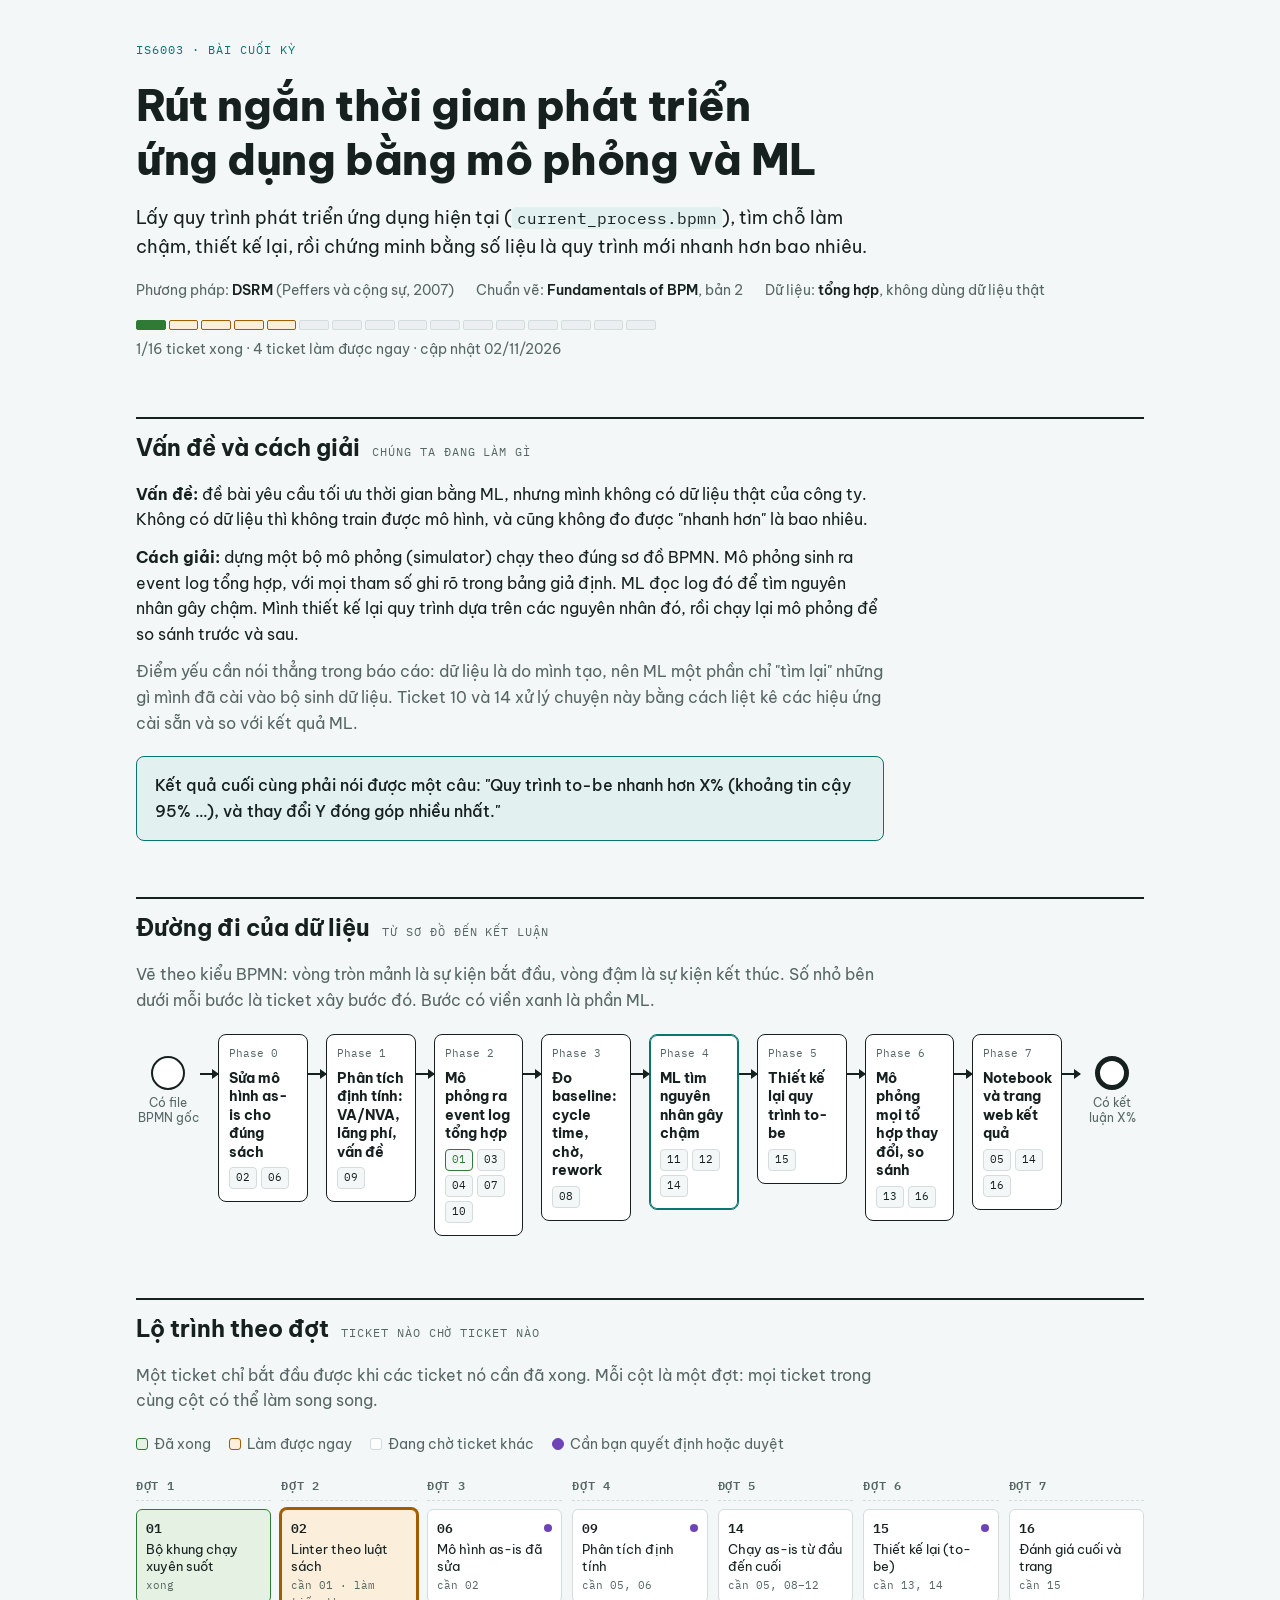
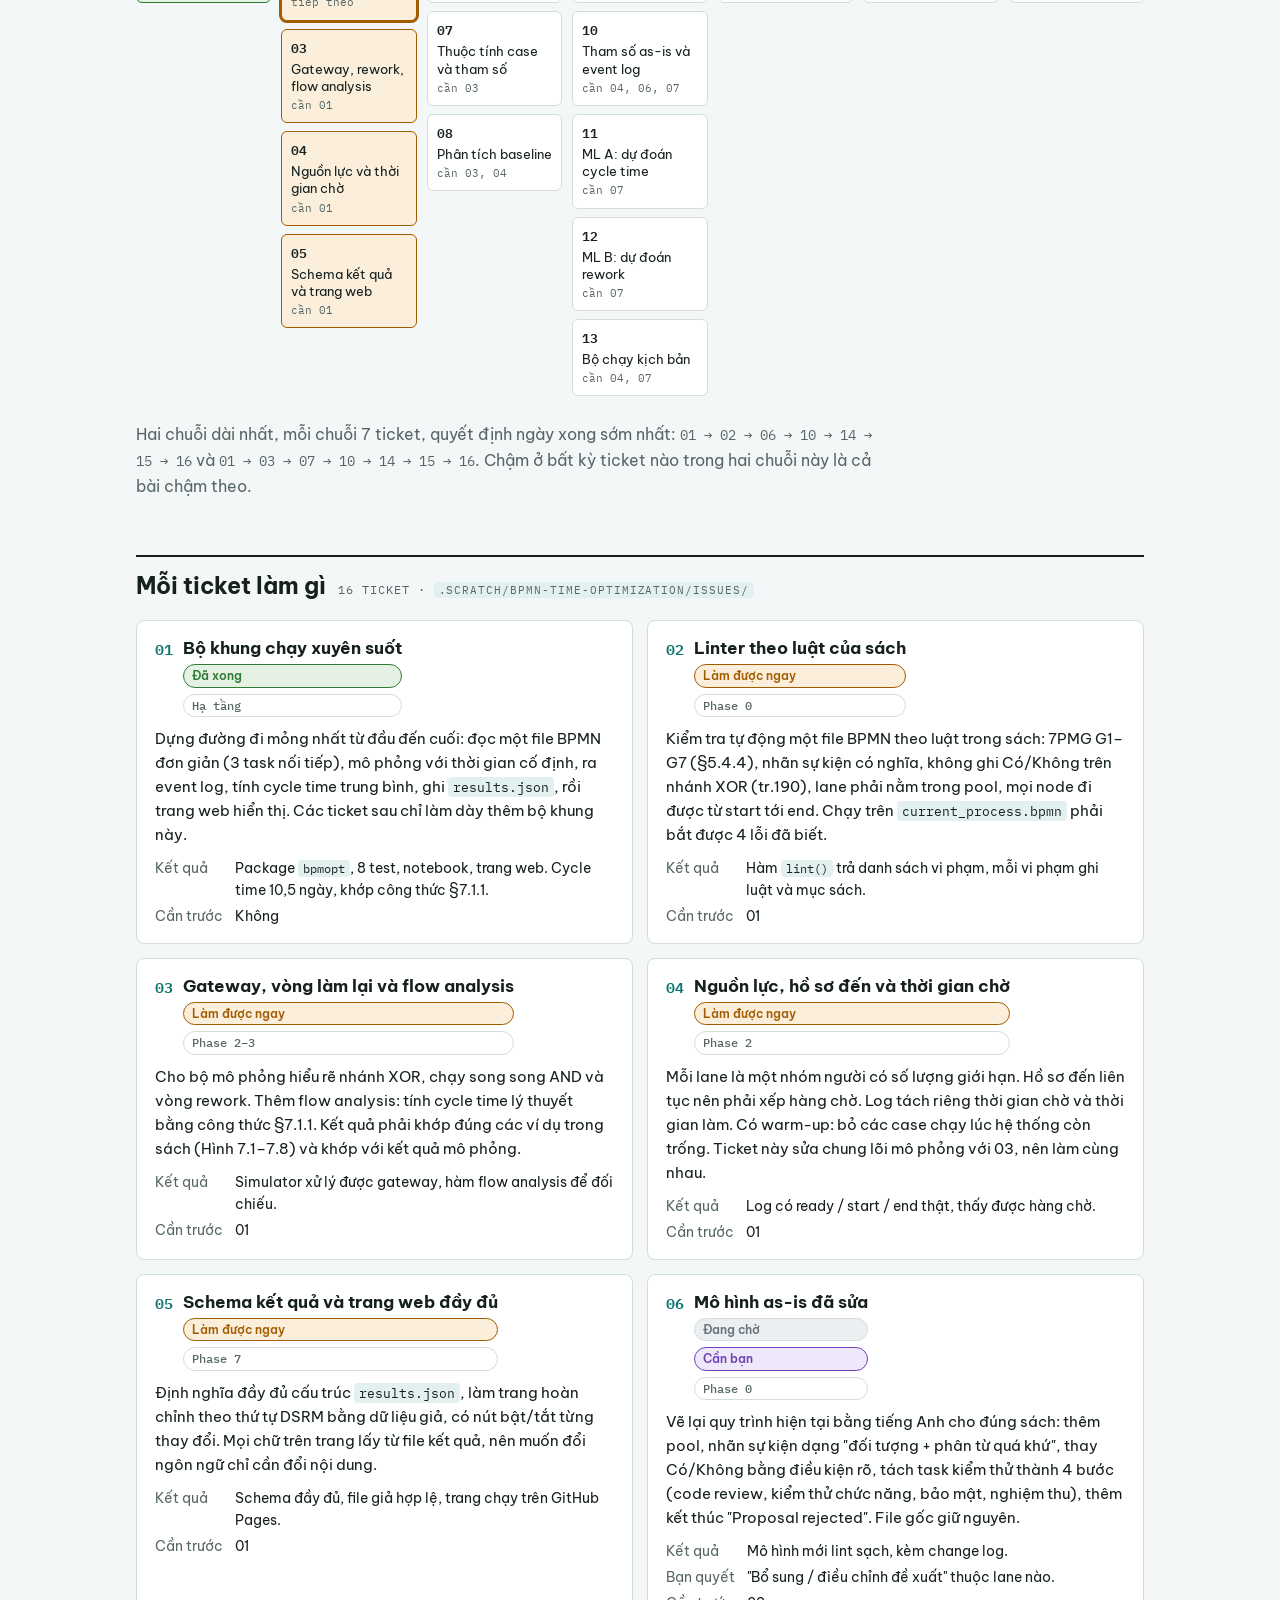
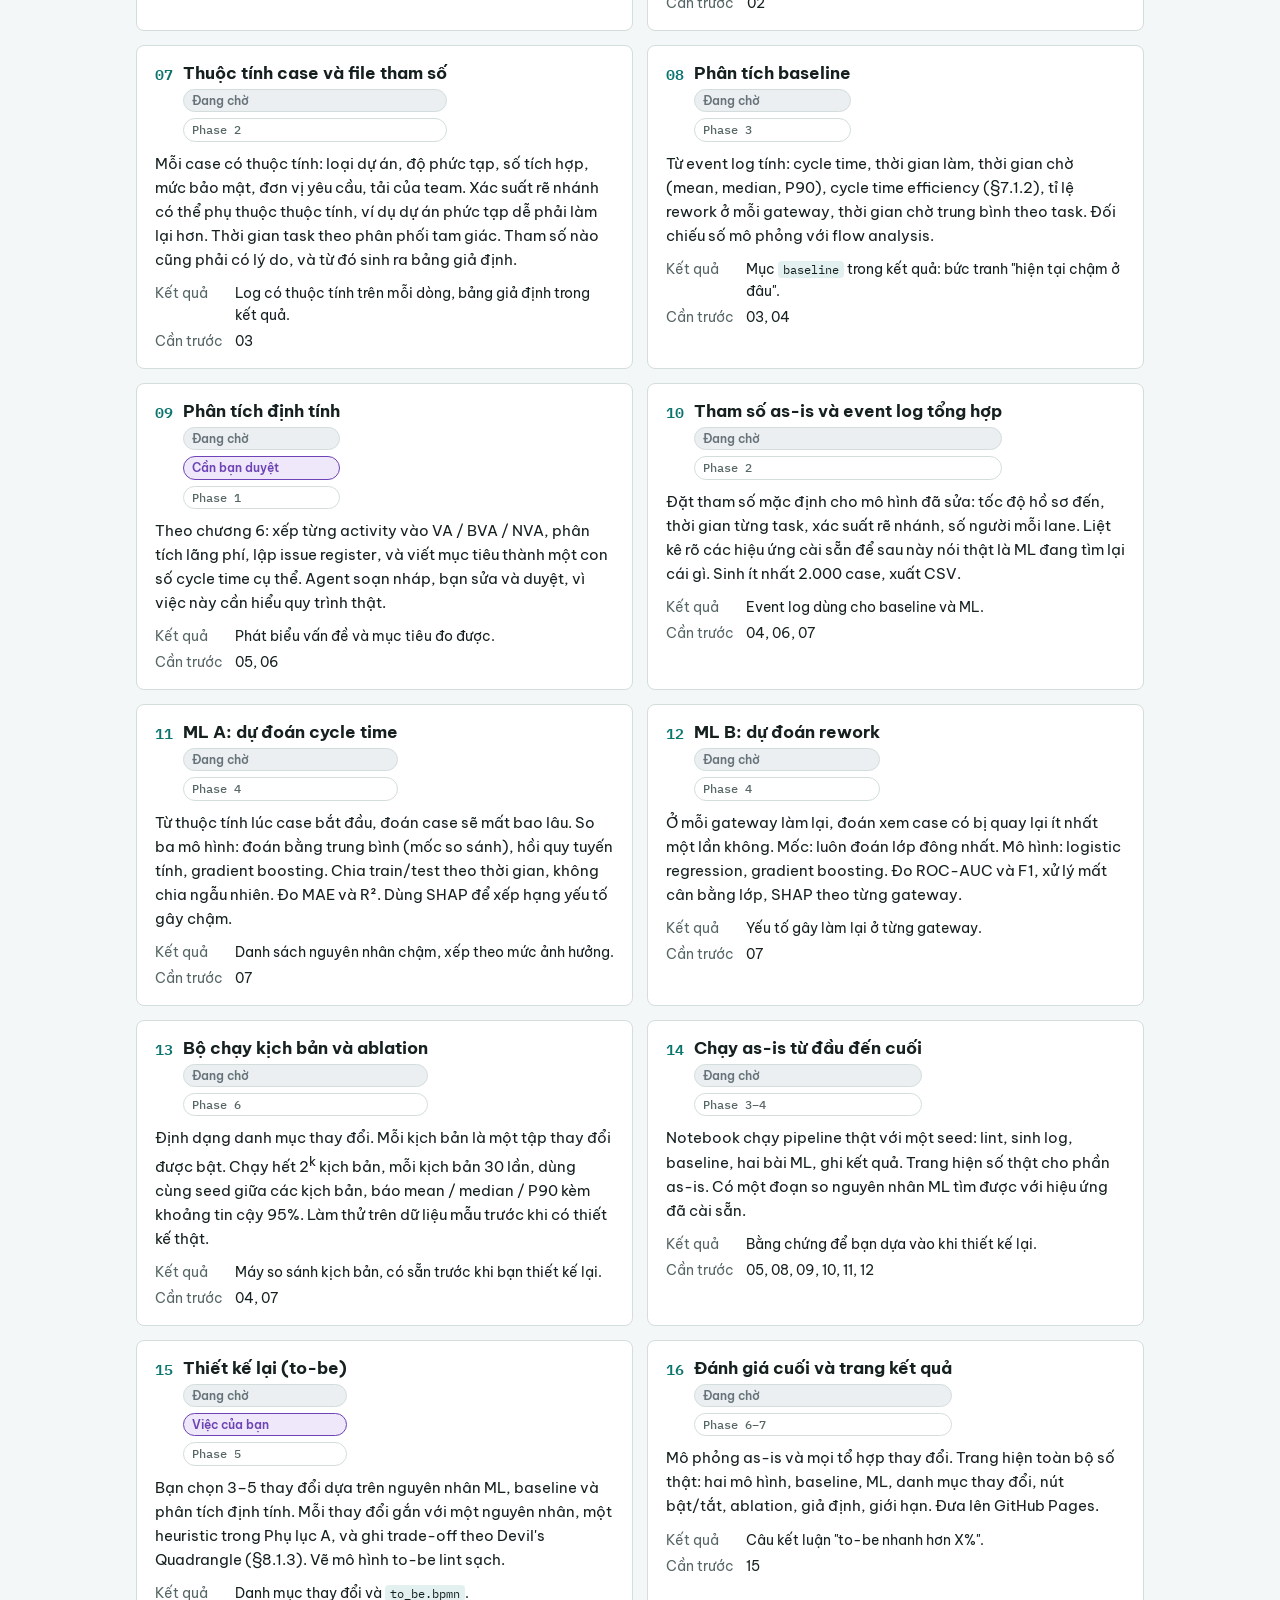
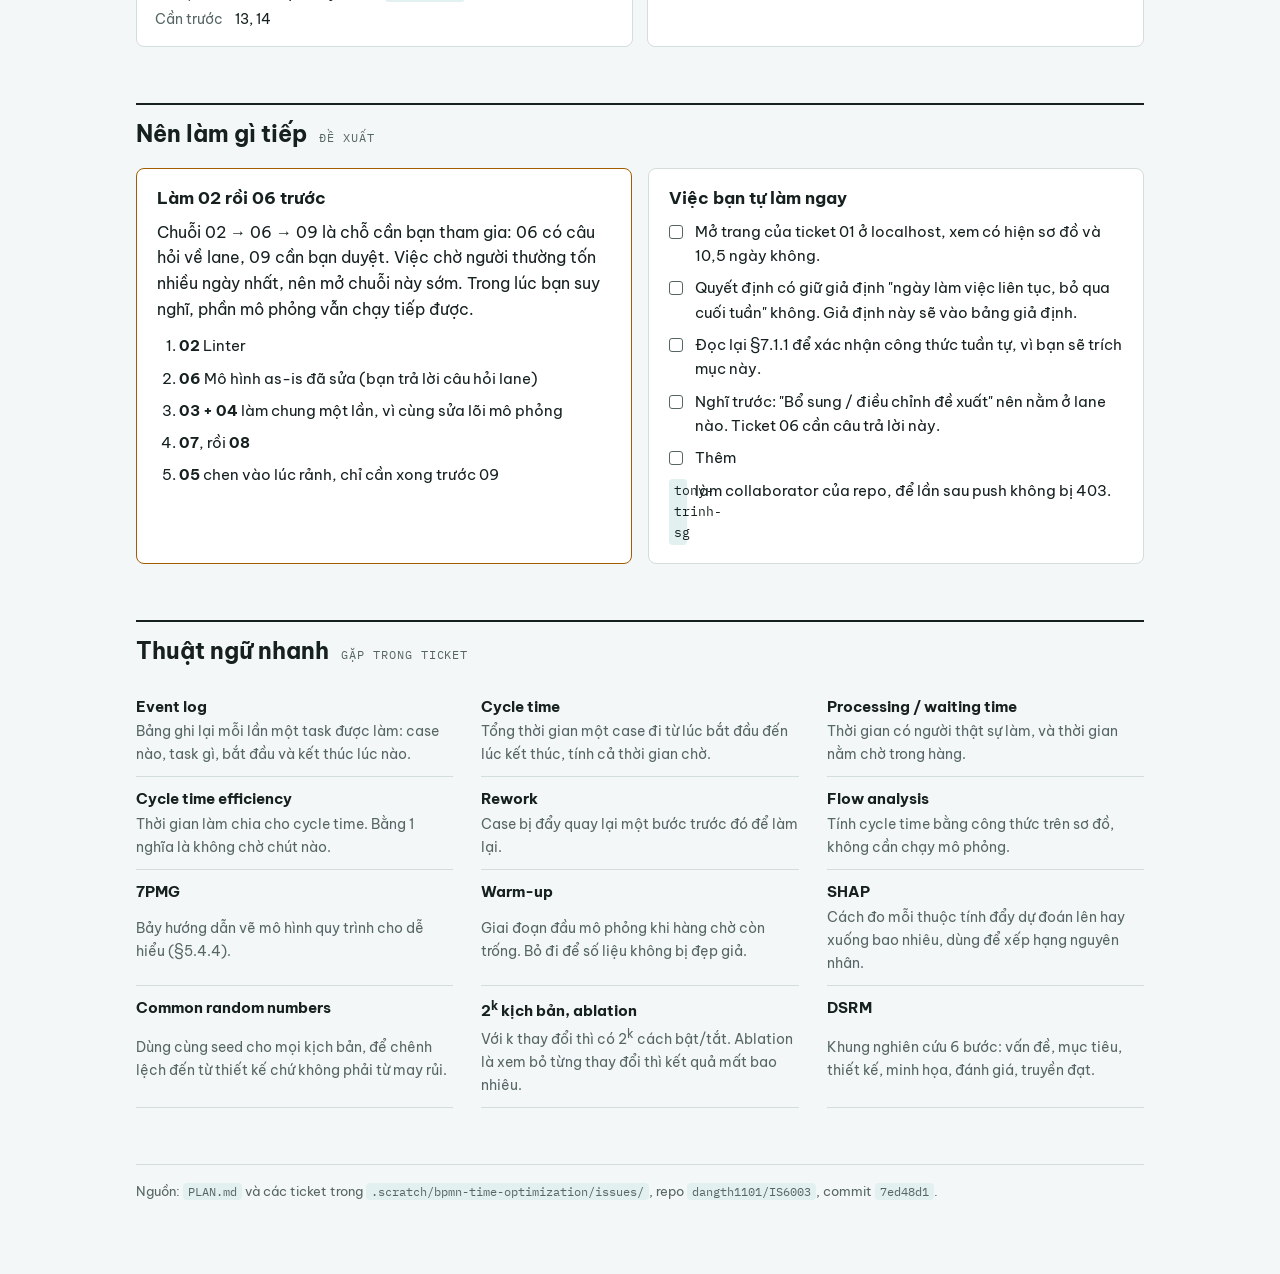
<file: docs/lo-trinh-is6003.html>
<!doctype html>
<html lang="vi">
<head>
<meta charset="utf-8">
<meta name="viewport" content="width=device-width, initial-scale=1, viewport-fit=cover">
<style>*,*::before,*::after{box-sizing:border-box}body{margin:0}img{max-width:100%}[hidden]{display:none!important}</style>
<title>Lộ trình IS6003</title>
<meta name="claude:viewport-fit-sides" content="cover">
<link rel="preconnect" href="https://fonts.googleapis.com">
<link rel="preconnect" href="https://fonts.gstatic.com" crossorigin>
<link rel="stylesheet" href="https://fonts.googleapis.com/css2?family=Be+Vietnam+Pro:wght@400;500;600;700;800&family=IBM+Plex+Mono:wght@500;600&display=swap">
<style>
/* Layout: một cột đọc, giống một sơ đồ BPMN: dải lane làm vạch chia mục, task là hộp bo góc nhỏ, sự kiện là vòng tròn. */
:root {
  --bg: #f4f7f7;
  --surface: #ffffff;
  --ink: #15201f;
  --muted: #566664;
  --line: #d3dedc;
  --accent: #0a746f;
  --accent-soft: #e2f1ef;
  --done: #2f7a35;
  --done-soft: #e5f2e3;
  --ready: #a35c00;
  --ready-soft: #fbefdc;
  --wait: #66737a;
  --wait-soft: #eceff1;
  --human: #6d43b5;
  --human-soft: #efe8fa;
  --f-display: "Be Vietnam Pro", "Segoe UI", "Helvetica Neue", Arial, sans-serif;
  --f-body: "Be Vietnam Pro", "Segoe UI", "Helvetica Neue", Arial, sans-serif;
  --f-mono: "IBM Plex Mono", ui-monospace, "SF Mono", Menlo, Consolas, monospace;
}
@media (prefers-color-scheme: dark) {
  :root:not([data-theme="light"]) {
    --bg: #0e1515; --surface: #162020; --ink: #e2ecea; --muted: #94a7a4; --line: #2a3938;
    --accent: #43c2b9; --accent-soft: #15302e;
    --done: #78c87c; --done-soft: #1a2e1b; --ready: #f0a94a; --ready-soft: #33260f;
    --wait: #9aa8ae; --wait-soft: #1f292b; --human: #b79af0; --human-soft: #261d38;
    color-scheme: dark;
  }
}
:root[data-theme="dark"] {
  --bg: #0e1515; --surface: #162020; --ink: #e2ecea; --muted: #94a7a4; --line: #2a3938;
  --accent: #43c2b9; --accent-soft: #15302e;
  --done: #78c87c; --done-soft: #1a2e1b; --ready: #f0a94a; --ready-soft: #33260f;
  --wait: #9aa8ae; --wait-soft: #1f292b; --human: #b79af0; --human-soft: #261d38;
  color-scheme: dark;
}

body {
  background: var(--bg);
  color: var(--ink);
  font-family: var(--f-body);
  font-size: 16px;
  line-height: 1.6;
}
.wrap {
  max-width: 1040px;
  margin: 0 auto;
  padding-left: max(16px, env(safe-area-inset-left, 0px));
  padding-right: max(16px, env(safe-area-inset-right, 0px));
  padding-block: 40px 72px;
  display: grid;
  gap: 56px;
}
h1, h2, h3 { font-family: var(--f-display); text-wrap: balance; margin: 0; line-height: 1.25; }
h1 { font-size: clamp(1.8rem, 4.2vw, 2.7rem); font-weight: 800; letter-spacing: -0.01em; }
h2 { font-size: 1.45rem; font-weight: 700; }
h3 { font-size: 1.05rem; font-weight: 700; }
p { margin: 0; }
.prose { max-width: 68ch; display: grid; gap: 12px; }
.muted { color: var(--muted); }
code, .mono { font-family: var(--f-mono); font-size: 0.88em; }
code { background: var(--accent-soft); padding: 1px 5px; border-radius: 4px; }
a { color: var(--accent); }
a:focus-visible { outline: 2px solid var(--accent); outline-offset: 2px; }

/* Section header styled like a BPMN lane label */
.lane { display: grid; gap: 20px; }
.lane-head { display: flex; align-items: baseline; gap: 12px; border-top: 2px solid var(--ink); padding-top: 14px; flex-wrap: wrap; }
.lane-head .tag { font-family: var(--f-mono); font-size: 0.75rem; letter-spacing: 0.08em; text-transform: uppercase; color: var(--muted); }

/* Hero */
.hero { display: grid; gap: 18px; }
.eyebrow { font-family: var(--f-mono); font-size: 0.78rem; letter-spacing: 0.08em; text-transform: uppercase; color: var(--accent); }
.lead { font-size: 1.12rem; max-width: 62ch; }
.facts { display: flex; flex-wrap: wrap; gap: 8px 22px; font-size: 0.9rem; color: var(--muted); }
.facts b { color: var(--ink); font-weight: 600; }
.progress { display: grid; gap: 8px; max-width: 520px; }
.bar { display: grid; grid-template-columns: repeat(16, 1fr); gap: 3px; }
.bar span { height: 10px; border-radius: 2px; background: var(--wait-soft); border: 1px solid var(--line); }
.bar span.d { background: var(--done); border-color: var(--done); }
.bar span.r { background: var(--ready-soft); border-color: var(--ready); }

.answer {
  border: 1.5px solid var(--accent);
  background: var(--accent-soft);
  border-radius: 8px;
  padding: 16px 18px;
  max-width: 68ch;
  font-weight: 500;
}

/* Pipeline drawn as a BPMN sequence */
.flow-scroll { overflow-x: auto; padding-bottom: 6px; }
.flow { display: flex; align-items: flex-start; gap: 0; min-width: 980px; }
.ev { flex: 0 0 auto; display: grid; justify-items: center; gap: 6px; width: 64px; padding-top: 22px; }
.ev .c { width: 34px; height: 34px; border-radius: 50%; border: 2px solid var(--ink); background: var(--surface); }
.ev.end .c { border-width: 5px; }
.ev small { font-size: 0.72rem; color: var(--muted); text-align: center; line-height: 1.3; }
.arrow { flex: 0 0 18px; height: 2px; background: var(--ink); margin-top: 39px; position: relative; }
.arrow::after { content: ""; position: absolute; right: -1px; top: -4px; border-left: 7px solid var(--ink); border-top: 5px solid transparent; border-bottom: 5px solid transparent; }
.task {
  flex: 1 1 0; min-width: 0;
  border: 1.5px solid var(--ink); border-radius: 8px; background: var(--surface);
  padding: 10px 10px 12px; display: grid; gap: 6px; align-content: start; min-height: 132px;
}
.task .n { font-family: var(--f-mono); font-size: 0.7rem; color: var(--muted); }
.task strong { font-size: 0.86rem; line-height: 1.35; }
.task .tks { display: flex; flex-wrap: wrap; gap: 4px; margin-top: auto; }
.task .tks span { font-family: var(--f-mono); font-size: 0.7rem; padding: 1px 6px; border-radius: 4px; border: 1px solid var(--line); background: var(--bg); }
.task .tks span.d { border-color: var(--done); color: var(--done); }
.task.ml { border-color: var(--accent); box-shadow: inset 0 0 0 1px var(--accent); }

/* Waves */
.waves-scroll { overflow-x: auto; padding-bottom: 6px; }
.waves { display: grid; grid-template-columns: repeat(7, minmax(132px, 1fr)); gap: 10px; min-width: 980px; }
.wave { display: grid; gap: 8px; align-content: start; }
.wave h4 { margin: 0; font-family: var(--f-mono); font-size: 0.72rem; letter-spacing: 0.06em; text-transform: uppercase; color: var(--muted); font-weight: 600; padding-bottom: 6px; border-bottom: 1px dashed var(--line); }
.mini { border: 1px solid var(--line); border-radius: 6px; padding: 8px 9px; background: var(--surface); display: grid; gap: 2px; }
.mini .top { display: flex; justify-content: space-between; align-items: center; gap: 6px; }
.mini .id { font-family: var(--f-mono); font-weight: 600; font-size: 0.82rem; }
.mini .nm { font-size: 0.82rem; line-height: 1.3; }
.mini .dep { font-family: var(--f-mono); font-size: 0.68rem; color: var(--muted); }
.mini.done { border-color: var(--done); background: var(--done-soft); }
.mini.ready { border-color: var(--ready); background: var(--ready-soft); }
.mini.next { box-shadow: 0 0 0 2px var(--ready); }
.dot { width: 8px; height: 8px; border-radius: 50%; background: var(--human); flex: 0 0 auto; }

.legend { display: flex; flex-wrap: wrap; gap: 8px 18px; font-size: 0.85rem; color: var(--muted); align-items: center; }
.legend i { display: inline-block; width: 12px; height: 12px; border-radius: 3px; vertical-align: -1px; margin-right: 6px; border: 1px solid var(--line); }
.legend i.done { background: var(--done-soft); border-color: var(--done); }
.legend i.ready { background: var(--ready-soft); border-color: var(--ready); }
.legend i.wait { background: var(--surface); }
.legend i.human { background: var(--human); border-radius: 50%; border-color: var(--human); }

/* Ticket cards */
.tickets { display: grid; grid-template-columns: repeat(auto-fit, minmax(min(100%, 440px), 1fr)); gap: 14px; }
.tk { background: var(--surface); border: 1px solid var(--line); border-radius: 8px; padding: 16px 18px; display: grid; gap: 10px; align-content: start; min-width: 0; }
.tk header { display: flex; gap: 10px; align-items: flex-start; }
.tk .id { font-family: var(--f-mono); font-weight: 600; font-size: 0.95rem; color: var(--accent); padding-top: 1px; }
.tk header div { display: grid; gap: 6px; min-width: 0; }
.chips { display: flex; flex-wrap: wrap; gap: 6px; }
.chip { font-size: 0.72rem; font-weight: 600; padding: 2px 8px; border-radius: 999px; border: 1px solid; line-height: 1.5; }
.chip.done { color: var(--done); border-color: var(--done); background: var(--done-soft); }
.chip.ready { color: var(--ready); border-color: var(--ready); background: var(--ready-soft); }
.chip.wait { color: var(--wait); border-color: var(--line); background: var(--wait-soft); }
.chip.human { color: var(--human); border-color: var(--human); background: var(--human-soft); }
.chip.phase { color: var(--muted); border-color: var(--line); background: transparent; font-weight: 500; font-family: var(--f-mono); }
.tk p { font-size: 0.94rem; }
.tk dl { margin: 0; display: grid; grid-template-columns: max-content 1fr; gap: 4px 12px; font-size: 0.86rem; }
.tk dt { color: var(--muted); }
.tk dd { margin: 0; min-width: 0; }

/* Next steps */
.next-grid { display: grid; grid-template-columns: repeat(auto-fit, minmax(min(100%, 320px), 1fr)); gap: 16px; }
.box { border: 1px solid var(--line); border-radius: 8px; background: var(--surface); padding: 18px 20px; display: grid; gap: 12px; align-content: start; min-width: 0; }
.box.rec { border: 1.5px solid var(--ready); }
ol.steps, ul.todo { margin: 0; padding-left: 22px; display: grid; gap: 8px; font-size: 0.95rem; }
ul.todo { list-style: none; padding-left: 0; }
ul.todo li { display: grid; grid-template-columns: 18px 1fr; gap: 8px; }
ul.todo li::before { content: ""; width: 14px; height: 14px; border: 1.5px solid var(--muted); border-radius: 3px; margin-top: 5px; }

/* Glossary */
.gloss { display: grid; grid-template-columns: repeat(auto-fit, minmax(min(100%, 300px), 1fr)); gap: 0 28px; margin: 0; }
.gloss div { padding: 10px 0; border-bottom: 1px solid var(--line); display: grid; gap: 2px; }
.gloss dt { font-weight: 700; font-size: 0.92rem; }
.gloss dd { margin: 0; font-size: 0.9rem; color: var(--muted); }

footer { font-size: 0.82rem; color: var(--muted); border-top: 1px solid var(--line); padding-top: 16px; }

@media (prefers-reduced-motion: reduce) { * { transition: none !important; animation: none !important; } }
</style>
</head>
<body>

<main class="wrap">

  <section class="hero">
    <div class="eyebrow">IS6003 · Bài cuối kỳ</div>
    <h1>Rút ngắn thời gian phát triển ứng dụng bằng mô phỏng và ML</h1>
    <p class="lead">Lấy quy trình phát triển ứng dụng hiện tại (<code>current_process.bpmn</code>), tìm chỗ làm chậm, thiết kế lại, rồi chứng minh bằng số liệu là quy trình mới nhanh hơn bao nhiêu.</p>
    <div class="facts">
      <span>Phương pháp: <b>DSRM</b> (Peffers và cộng sự, 2007)</span>
      <span>Chuẩn vẽ: <b>Fundamentals of BPM</b>, bản 2</span>
      <span>Dữ liệu: <b>tổng hợp</b>, không dùng dữ liệu thật</span>
    </div>
    <div class="progress" aria-label="Tiến độ: 1 trên 16 ticket đã xong">
      <div class="bar">
        <span class="d"></span><span class="r"></span><span class="r"></span><span class="r"></span><span class="r"></span>
        <span></span><span></span><span></span><span></span><span></span><span></span><span></span><span></span><span></span><span></span><span></span>
      </div>
      <span class="muted" style="font-size:.88rem">1/16 ticket xong · 4 ticket làm được ngay · cập nhật 02/11/2026</span>
    </div>
  </section>

  <section class="lane">
    <div class="lane-head"><h2>Vấn đề và cách giải</h2><span class="tag">Chúng ta đang làm gì</span></div>
    <div class="prose">
      <p><b>Vấn đề:</b> đề bài yêu cầu tối ưu thời gian bằng ML, nhưng mình không có dữ liệu thật của công ty. Không có dữ liệu thì không train được mô hình, và cũng không đo được "nhanh hơn" là bao nhiêu.</p>
      <p><b>Cách giải:</b> dựng một bộ mô phỏng (simulator) chạy theo đúng sơ đồ BPMN. Mô phỏng sinh ra event log tổng hợp, với mọi tham số ghi rõ trong bảng giả định. ML đọc log đó để tìm nguyên nhân gây chậm. Mình thiết kế lại quy trình dựa trên các nguyên nhân đó, rồi chạy lại mô phỏng để so sánh trước và sau.</p>
      <p class="muted">Điểm yếu cần nói thẳng trong báo cáo: dữ liệu là do mình tạo, nên ML một phần chỉ "tìm lại" những gì mình đã cài vào bộ sinh dữ liệu. Ticket 10 và 14 xử lý chuyện này bằng cách liệt kê các hiệu ứng cài sẵn và so với kết quả ML.</p>
    </div>
    <p class="answer">Kết quả cuối cùng phải nói được một câu: "Quy trình to-be nhanh hơn X% (khoảng tin cậy 95% …), và thay đổi Y đóng góp nhiều nhất."</p>
  </section>

  <section class="lane">
    <div class="lane-head"><h2>Đường đi của dữ liệu</h2><span class="tag">Từ sơ đồ đến kết luận</span></div>
    <p class="muted" style="max-width:68ch">Vẽ theo kiểu BPMN: vòng tròn mảnh là sự kiện bắt đầu, vòng đậm là sự kiện kết thúc. Số nhỏ bên dưới mỗi bước là ticket xây bước đó. Bước có viền xanh là phần ML.</p>
    <div class="flow-scroll">
      <div class="flow" role="img" aria-label="Quy trình làm bài gồm 8 bước, từ mô hình as-is đến trang kết quả">
        <div class="ev"><div class="c"></div><small>Có file BPMN gốc</small></div>
        <div class="arrow"></div>
        <div class="task"><span class="n">Phase 0</span><strong>Sửa mô hình as-is cho đúng sách</strong><div class="tks"><span>02</span><span>06</span></div></div>
        <div class="arrow"></div>
        <div class="task"><span class="n">Phase 1</span><strong>Phân tích định tính: VA/NVA, lãng phí, vấn đề</strong><div class="tks"><span>09</span></div></div>
        <div class="arrow"></div>
        <div class="task"><span class="n">Phase 2</span><strong>Mô phỏng ra event log tổng hợp</strong><div class="tks"><span class="d">01</span><span>03</span><span>04</span><span>07</span><span>10</span></div></div>
        <div class="arrow"></div>
        <div class="task"><span class="n">Phase 3</span><strong>Đo baseline: cycle time, chờ, rework</strong><div class="tks"><span>08</span></div></div>
        <div class="arrow"></div>
        <div class="task ml"><span class="n">Phase 4</span><strong>ML tìm nguyên nhân gây chậm</strong><div class="tks"><span>11</span><span>12</span><span>14</span></div></div>
        <div class="arrow"></div>
        <div class="task"><span class="n">Phase 5</span><strong>Thiết kế lại quy trình to-be</strong><div class="tks"><span>15</span></div></div>
        <div class="arrow"></div>
        <div class="task"><span class="n">Phase 6</span><strong>Mô phỏng mọi tổ hợp thay đổi, so sánh</strong><div class="tks"><span>13</span><span>16</span></div></div>
        <div class="arrow"></div>
        <div class="task"><span class="n">Phase 7</span><strong>Notebook và trang web kết quả</strong><div class="tks"><span>05</span><span>14</span><span>16</span></div></div>
        <div class="arrow"></div>
        <div class="ev end"><div class="c"></div><small>Có kết luận X%</small></div>
      </div>
    </div>
  </section>

  <section class="lane">
    <div class="lane-head"><h2>Lộ trình theo đợt</h2><span class="tag">Ticket nào chờ ticket nào</span></div>
    <p class="muted" style="max-width:68ch">Một ticket chỉ bắt đầu được khi các ticket nó cần đã xong. Mỗi cột là một đợt: mọi ticket trong cùng cột có thể làm song song.</p>
    <div class="legend">
      <span><i class="done"></i>Đã xong</span>
      <span><i class="ready"></i>Làm được ngay</span>
      <span><i class="wait"></i>Đang chờ ticket khác</span>
      <span><i class="human"></i>Cần bạn quyết định hoặc duyệt</span>
    </div>
    <div class="waves-scroll">
      <div class="waves">
        <div class="wave"><h4>Đợt 1</h4>
          <div class="mini done"><div class="top"><span class="id">01</span></div><span class="nm">Bộ khung chạy xuyên suốt</span><span class="dep">xong</span></div>
        </div>
        <div class="wave"><h4>Đợt 2</h4>
          <div class="mini ready next"><div class="top"><span class="id">02</span></div><span class="nm">Linter theo luật sách</span><span class="dep">cần 01 · làm tiếp theo</span></div>
          <div class="mini ready"><div class="top"><span class="id">03</span></div><span class="nm">Gateway, rework, flow analysis</span><span class="dep">cần 01</span></div>
          <div class="mini ready"><div class="top"><span class="id">04</span></div><span class="nm">Nguồn lực và thời gian chờ</span><span class="dep">cần 01</span></div>
          <div class="mini ready"><div class="top"><span class="id">05</span></div><span class="nm">Schema kết quả và trang web</span><span class="dep">cần 01</span></div>
        </div>
        <div class="wave"><h4>Đợt 3</h4>
          <div class="mini"><div class="top"><span class="id">06</span><span class="dot" title="Cần bạn"></span></div><span class="nm">Mô hình as-is đã sửa</span><span class="dep">cần 02</span></div>
          <div class="mini"><div class="top"><span class="id">07</span></div><span class="nm">Thuộc tính case và tham số</span><span class="dep">cần 03</span></div>
          <div class="mini"><div class="top"><span class="id">08</span></div><span class="nm">Phân tích baseline</span><span class="dep">cần 03, 04</span></div>
        </div>
        <div class="wave"><h4>Đợt 4</h4>
          <div class="mini"><div class="top"><span class="id">09</span><span class="dot" title="Cần bạn"></span></div><span class="nm">Phân tích định tính</span><span class="dep">cần 05, 06</span></div>
          <div class="mini"><div class="top"><span class="id">10</span></div><span class="nm">Tham số as-is và event log</span><span class="dep">cần 04, 06, 07</span></div>
          <div class="mini"><div class="top"><span class="id">11</span></div><span class="nm">ML A: dự đoán cycle time</span><span class="dep">cần 07</span></div>
          <div class="mini"><div class="top"><span class="id">12</span></div><span class="nm">ML B: dự đoán rework</span><span class="dep">cần 07</span></div>
          <div class="mini"><div class="top"><span class="id">13</span></div><span class="nm">Bộ chạy kịch bản</span><span class="dep">cần 04, 07</span></div>
        </div>
        <div class="wave"><h4>Đợt 5</h4>
          <div class="mini"><div class="top"><span class="id">14</span></div><span class="nm">Chạy as-is từ đầu đến cuối</span><span class="dep">cần 05, 08–12</span></div>
        </div>
        <div class="wave"><h4>Đợt 6</h4>
          <div class="mini"><div class="top"><span class="id">15</span><span class="dot" title="Cần bạn"></span></div><span class="nm">Thiết kế lại (to-be)</span><span class="dep">cần 13, 14</span></div>
        </div>
        <div class="wave"><h4>Đợt 7</h4>
          <div class="mini"><div class="top"><span class="id">16</span></div><span class="nm">Đánh giá cuối và trang</span><span class="dep">cần 15</span></div>
        </div>
      </div>
    </div>
    <p class="muted" style="max-width:68ch">Hai chuỗi dài nhất, mỗi chuỗi 7 ticket, quyết định ngày xong sớm nhất: <span class="mono">01 → 02 → 06 → 10 → 14 → 15 → 16</span> và <span class="mono">01 → 03 → 07 → 10 → 14 → 15 → 16</span>. Chậm ở bất kỳ ticket nào trong hai chuỗi này là cả bài chậm theo.</p>
  </section>

  <section class="lane">
    <div class="lane-head"><h2>Mỗi ticket làm gì</h2><span class="tag">16 ticket · <code>.scratch/bpmn-time-optimization/issues/</code></span></div>
    <div class="tickets">

      <article class="tk">
        <header><span class="id">01</span><div><h3>Bộ khung chạy xuyên suốt</h3><div class="chips"><span class="chip done">Đã xong</span><span class="chip phase">Hạ tầng</span></div></div></header>
        <p>Dựng đường đi mỏng nhất từ đầu đến cuối: đọc một file BPMN đơn giản (3 task nối tiếp), mô phỏng với thời gian cố định, ra event log, tính cycle time trung bình, ghi <code>results.json</code>, rồi trang web hiển thị. Các ticket sau chỉ làm dày thêm bộ khung này.</p>
        <dl><dt>Kết quả</dt><dd>Package <code>bpmopt</code>, 8 test, notebook, trang web. Cycle time 10,5 ngày, khớp công thức §7.1.1.</dd><dt>Cần trước</dt><dd>Không</dd></dl>
      </article>

      <article class="tk">
        <header><span class="id">02</span><div><h3>Linter theo luật của sách</h3><div class="chips"><span class="chip ready">Làm được ngay</span><span class="chip phase">Phase 0</span></div></div></header>
        <p>Kiểm tra tự động một file BPMN theo luật trong sách: 7PMG G1–G7 (§5.4.4), nhãn sự kiện có nghĩa, không ghi Có/Không trên nhánh XOR (tr.190), lane phải nằm trong pool, mọi node đi được từ start tới end. Chạy trên <code>current_process.bpmn</code> phải bắt được 4 lỗi đã biết.</p>
        <dl><dt>Kết quả</dt><dd>Hàm <code>lint()</code> trả danh sách vi phạm, mỗi vi phạm ghi luật và mục sách.</dd><dt>Cần trước</dt><dd>01</dd></dl>
      </article>

      <article class="tk">
        <header><span class="id">03</span><div><h3>Gateway, vòng làm lại và flow analysis</h3><div class="chips"><span class="chip ready">Làm được ngay</span><span class="chip phase">Phase 2–3</span></div></div></header>
        <p>Cho bộ mô phỏng hiểu rẽ nhánh XOR, chạy song song AND và vòng rework. Thêm flow analysis: tính cycle time lý thuyết bằng công thức §7.1.1. Kết quả phải khớp đúng các ví dụ trong sách (Hình 7.1–7.8) và khớp với kết quả mô phỏng.</p>
        <dl><dt>Kết quả</dt><dd>Simulator xử lý được gateway, hàm flow analysis để đối chiếu.</dd><dt>Cần trước</dt><dd>01</dd></dl>
      </article>

      <article class="tk">
        <header><span class="id">04</span><div><h3>Nguồn lực, hồ sơ đến và thời gian chờ</h3><div class="chips"><span class="chip ready">Làm được ngay</span><span class="chip phase">Phase 2</span></div></div></header>
        <p>Mỗi lane là một nhóm người có số lượng giới hạn. Hồ sơ đến liên tục nên phải xếp hàng chờ. Log tách riêng thời gian chờ và thời gian làm. Có warm-up: bỏ các case chạy lúc hệ thống còn trống. Ticket này sửa chung lõi mô phỏng với 03, nên làm cùng nhau.</p>
        <dl><dt>Kết quả</dt><dd>Log có ready / start / end thật, thấy được hàng chờ.</dd><dt>Cần trước</dt><dd>01</dd></dl>
      </article>

      <article class="tk">
        <header><span class="id">05</span><div><h3>Schema kết quả và trang web đầy đủ</h3><div class="chips"><span class="chip ready">Làm được ngay</span><span class="chip phase">Phase 7</span></div></div></header>
        <p>Định nghĩa đầy đủ cấu trúc <code>results.json</code>, làm trang hoàn chỉnh theo thứ tự DSRM bằng dữ liệu giả, có nút bật/tắt từng thay đổi. Mọi chữ trên trang lấy từ file kết quả, nên muốn đổi ngôn ngữ chỉ cần đổi nội dung.</p>
        <dl><dt>Kết quả</dt><dd>Schema đầy đủ, file giả hợp lệ, trang chạy trên GitHub Pages.</dd><dt>Cần trước</dt><dd>01</dd></dl>
      </article>

      <article class="tk">
        <header><span class="id">06</span><div><h3>Mô hình as-is đã sửa</h3><div class="chips"><span class="chip wait">Đang chờ</span><span class="chip human">Cần bạn</span><span class="chip phase">Phase 0</span></div></div></header>
        <p>Vẽ lại quy trình hiện tại bằng tiếng Anh cho đúng sách: thêm pool, nhãn sự kiện dạng "đối tượng + phân từ quá khứ", thay Có/Không bằng điều kiện rõ, tách task kiểm thử thành 4 bước (code review, kiểm thử chức năng, bảo mật, nghiệm thu), thêm kết thúc "Proposal rejected". File gốc giữ nguyên.</p>
        <dl><dt>Kết quả</dt><dd>Mô hình mới lint sạch, kèm change log.</dd><dt>Bạn quyết</dt><dd>"Bổ sung / điều chỉnh đề xuất" thuộc lane nào.</dd><dt>Cần trước</dt><dd>02</dd></dl>
      </article>

      <article class="tk">
        <header><span class="id">07</span><div><h3>Thuộc tính case và file tham số</h3><div class="chips"><span class="chip wait">Đang chờ</span><span class="chip phase">Phase 2</span></div></div></header>
        <p>Mỗi case có thuộc tính: loại dự án, độ phức tạp, số tích hợp, mức bảo mật, đơn vị yêu cầu, tải của team. Xác suất rẽ nhánh có thể phụ thuộc thuộc tính, ví dụ dự án phức tạp dễ phải làm lại hơn. Thời gian task theo phân phối tam giác. Tham số nào cũng phải có lý do, và từ đó sinh ra bảng giả định.</p>
        <dl><dt>Kết quả</dt><dd>Log có thuộc tính trên mỗi dòng, bảng giả định trong kết quả.</dd><dt>Cần trước</dt><dd>03</dd></dl>
      </article>

      <article class="tk">
        <header><span class="id">08</span><div><h3>Phân tích baseline</h3><div class="chips"><span class="chip wait">Đang chờ</span><span class="chip phase">Phase 3</span></div></div></header>
        <p>Từ event log tính: cycle time, thời gian làm, thời gian chờ (mean, median, P90), cycle time efficiency (§7.1.2), tỉ lệ rework ở mỗi gateway, thời gian chờ trung bình theo task. Đối chiếu số mô phỏng với flow analysis.</p>
        <dl><dt>Kết quả</dt><dd>Mục <code>baseline</code> trong kết quả: bức tranh "hiện tại chậm ở đâu".</dd><dt>Cần trước</dt><dd>03, 04</dd></dl>
      </article>

      <article class="tk">
        <header><span class="id">09</span><div><h3>Phân tích định tính</h3><div class="chips"><span class="chip wait">Đang chờ</span><span class="chip human">Cần bạn duyệt</span><span class="chip phase">Phase 1</span></div></div></header>
        <p>Theo chương 6: xếp từng activity vào VA / BVA / NVA, phân tích lãng phí, lập issue register, và viết mục tiêu thành một con số cycle time cụ thể. Agent soạn nháp, bạn sửa và duyệt, vì việc này cần hiểu quy trình thật.</p>
        <dl><dt>Kết quả</dt><dd>Phát biểu vấn đề và mục tiêu đo được.</dd><dt>Cần trước</dt><dd>05, 06</dd></dl>
      </article>

      <article class="tk">
        <header><span class="id">10</span><div><h3>Tham số as-is và event log tổng hợp</h3><div class="chips"><span class="chip wait">Đang chờ</span><span class="chip phase">Phase 2</span></div></div></header>
        <p>Đặt tham số mặc định cho mô hình đã sửa: tốc độ hồ sơ đến, thời gian từng task, xác suất rẽ nhánh, số người mỗi lane. Liệt kê rõ các hiệu ứng cài sẵn để sau này nói thật là ML đang tìm lại cái gì. Sinh ít nhất 2.000 case, xuất CSV.</p>
        <dl><dt>Kết quả</dt><dd>Event log dùng cho baseline và ML.</dd><dt>Cần trước</dt><dd>04, 06, 07</dd></dl>
      </article>

      <article class="tk">
        <header><span class="id">11</span><div><h3>ML A: dự đoán cycle time</h3><div class="chips"><span class="chip wait">Đang chờ</span><span class="chip phase">Phase 4</span></div></div></header>
        <p>Từ thuộc tính lúc case bắt đầu, đoán case sẽ mất bao lâu. So ba mô hình: đoán bằng trung bình (mốc so sánh), hồi quy tuyến tính, gradient boosting. Chia train/test theo thời gian, không chia ngẫu nhiên. Đo MAE và R². Dùng SHAP để xếp hạng yếu tố gây chậm.</p>
        <dl><dt>Kết quả</dt><dd>Danh sách nguyên nhân chậm, xếp theo mức ảnh hưởng.</dd><dt>Cần trước</dt><dd>07</dd></dl>
      </article>

      <article class="tk">
        <header><span class="id">12</span><div><h3>ML B: dự đoán rework</h3><div class="chips"><span class="chip wait">Đang chờ</span><span class="chip phase">Phase 4</span></div></div></header>
        <p>Ở mỗi gateway làm lại, đoán xem case có bị quay lại ít nhất một lần không. Mốc: luôn đoán lớp đông nhất. Mô hình: logistic regression, gradient boosting. Đo ROC-AUC và F1, xử lý mất cân bằng lớp, SHAP theo từng gateway.</p>
        <dl><dt>Kết quả</dt><dd>Yếu tố gây làm lại ở từng gateway.</dd><dt>Cần trước</dt><dd>07</dd></dl>
      </article>

      <article class="tk">
        <header><span class="id">13</span><div><h3>Bộ chạy kịch bản và ablation</h3><div class="chips"><span class="chip wait">Đang chờ</span><span class="chip phase">Phase 6</span></div></div></header>
        <p>Định dạng danh mục thay đổi. Mỗi kịch bản là một tập thay đổi được bật. Chạy hết 2<sup>k</sup> kịch bản, mỗi kịch bản 30 lần, dùng cùng seed giữa các kịch bản, báo mean / median / P90 kèm khoảng tin cậy 95%. Làm thử trên dữ liệu mẫu trước khi có thiết kế thật.</p>
        <dl><dt>Kết quả</dt><dd>Máy so sánh kịch bản, có sẵn trước khi bạn thiết kế lại.</dd><dt>Cần trước</dt><dd>04, 07</dd></dl>
      </article>

      <article class="tk">
        <header><span class="id">14</span><div><h3>Chạy as-is từ đầu đến cuối</h3><div class="chips"><span class="chip wait">Đang chờ</span><span class="chip phase">Phase 3–4</span></div></div></header>
        <p>Notebook chạy pipeline thật với một seed: lint, sinh log, baseline, hai bài ML, ghi kết quả. Trang hiện số thật cho phần as-is. Có một đoạn so nguyên nhân ML tìm được với hiệu ứng đã cài sẵn.</p>
        <dl><dt>Kết quả</dt><dd>Bằng chứng để bạn dựa vào khi thiết kế lại.</dd><dt>Cần trước</dt><dd>05, 08, 09, 10, 11, 12</dd></dl>
      </article>

      <article class="tk">
        <header><span class="id">15</span><div><h3>Thiết kế lại (to-be)</h3><div class="chips"><span class="chip wait">Đang chờ</span><span class="chip human">Việc của bạn</span><span class="chip phase">Phase 5</span></div></div></header>
        <p>Bạn chọn 3–5 thay đổi dựa trên nguyên nhân ML, baseline và phân tích định tính. Mỗi thay đổi gắn với một nguyên nhân, một heuristic trong Phụ lục A, và ghi trade-off theo Devil's Quadrangle (§8.1.3). Vẽ mô hình to-be lint sạch.</p>
        <dl><dt>Kết quả</dt><dd>Danh mục thay đổi và <code>to_be.bpmn</code>.</dd><dt>Cần trước</dt><dd>13, 14</dd></dl>
      </article>

      <article class="tk">
        <header><span class="id">16</span><div><h3>Đánh giá cuối và trang kết quả</h3><div class="chips"><span class="chip wait">Đang chờ</span><span class="chip phase">Phase 6–7</span></div></div></header>
        <p>Mô phỏng as-is và mọi tổ hợp thay đổi. Trang hiện toàn bộ số thật: hai mô hình, baseline, ML, danh mục thay đổi, nút bật/tắt, ablation, giả định, giới hạn. Đưa lên GitHub Pages.</p>
        <dl><dt>Kết quả</dt><dd>Câu kết luận "to-be nhanh hơn X%".</dd><dt>Cần trước</dt><dd>15</dd></dl>
      </article>

    </div>
  </section>

  <section class="lane">
    <div class="lane-head"><h2>Nên làm gì tiếp</h2><span class="tag">Đề xuất</span></div>
    <div class="next-grid">
      <div class="box rec">
        <h3>Làm 02 rồi 06 trước</h3>
        <p>Chuỗi 02 → 06 → 09 là chỗ cần bạn tham gia: 06 có câu hỏi về lane, 09 cần bạn duyệt. Việc chờ người thường tốn nhiều ngày nhất, nên mở chuỗi này sớm. Trong lúc bạn suy nghĩ, phần mô phỏng vẫn chạy tiếp được.</p>
        <ol class="steps">
          <li><b>02</b> Linter</li>
          <li><b>06</b> Mô hình as-is đã sửa (bạn trả lời câu hỏi lane)</li>
          <li><b>03 + 04</b> làm chung một lần, vì cùng sửa lõi mô phỏng</li>
          <li><b>07</b>, rồi <b>08</b></li>
          <li><b>05</b> chen vào lúc rảnh, chỉ cần xong trước 09</li>
        </ol>
      </div>
      <div class="box">
        <h3>Việc bạn tự làm ngay</h3>
        <ul class="todo">
          <li>Mở trang của ticket 01 ở localhost, xem có hiện sơ đồ và 10,5 ngày không.</li>
          <li>Quyết định có giữ giả định "ngày làm việc liên tục, bỏ qua cuối tuần" không. Giả định này sẽ vào bảng giả định.</li>
          <li>Đọc lại §7.1.1 để xác nhận công thức tuần tự, vì bạn sẽ trích mục này.</li>
          <li>Nghĩ trước: "Bổ sung / điều chỉnh đề xuất" nên nằm ở lane nào. Ticket 06 cần câu trả lời này.</li>
          <li>Thêm <code>tony-trinh-sg</code> làm collaborator của repo, để lần sau push không bị 403.</li>
        </ul>
      </div>
    </div>
  </section>

  <section class="lane">
    <div class="lane-head"><h2>Thuật ngữ nhanh</h2><span class="tag">Gặp trong ticket</span></div>
    <dl class="gloss">
      <div><dt>Event log</dt><dd>Bảng ghi lại mỗi lần một task được làm: case nào, task gì, bắt đầu và kết thúc lúc nào.</dd></div>
      <div><dt>Cycle time</dt><dd>Tổng thời gian một case đi từ lúc bắt đầu đến lúc kết thúc, tính cả thời gian chờ.</dd></div>
      <div><dt>Processing / waiting time</dt><dd>Thời gian có người thật sự làm, và thời gian nằm chờ trong hàng.</dd></div>
      <div><dt>Cycle time efficiency</dt><dd>Thời gian làm chia cho cycle time. Bằng 1 nghĩa là không chờ chút nào.</dd></div>
      <div><dt>Rework</dt><dd>Case bị đẩy quay lại một bước trước đó để làm lại.</dd></div>
      <div><dt>Flow analysis</dt><dd>Tính cycle time bằng công thức trên sơ đồ, không cần chạy mô phỏng.</dd></div>
      <div><dt>7PMG</dt><dd>Bảy hướng dẫn vẽ mô hình quy trình cho dễ hiểu (§5.4.4).</dd></div>
      <div><dt>Warm-up</dt><dd>Giai đoạn đầu mô phỏng khi hàng chờ còn trống. Bỏ đi để số liệu không bị đẹp giả.</dd></div>
      <div><dt>SHAP</dt><dd>Cách đo mỗi thuộc tính đẩy dự đoán lên hay xuống bao nhiêu, dùng để xếp hạng nguyên nhân.</dd></div>
      <div><dt>Common random numbers</dt><dd>Dùng cùng seed cho mọi kịch bản, để chênh lệch đến từ thiết kế chứ không phải từ may rủi.</dd></div>
      <div><dt>2<sup>k</sup> kịch bản, ablation</dt><dd>Với k thay đổi thì có 2<sup>k</sup> cách bật/tắt. Ablation là xem bỏ từng thay đổi thì kết quả mất bao nhiêu.</dd></div>
      <div><dt>DSRM</dt><dd>Khung nghiên cứu 6 bước: vấn đề, mục tiêu, thiết kế, minh họa, đánh giá, truyền đạt.</dd></div>
    </dl>
  </section>

  <footer>Nguồn: <code>PLAN.md</code> và các ticket trong <code>.scratch/bpmn-time-optimization/issues/</code>, repo <code>dangth1101/IS6003</code>, commit <code>7ed48d1</code>.</footer>
</main>
</body>
</html>
</file>
